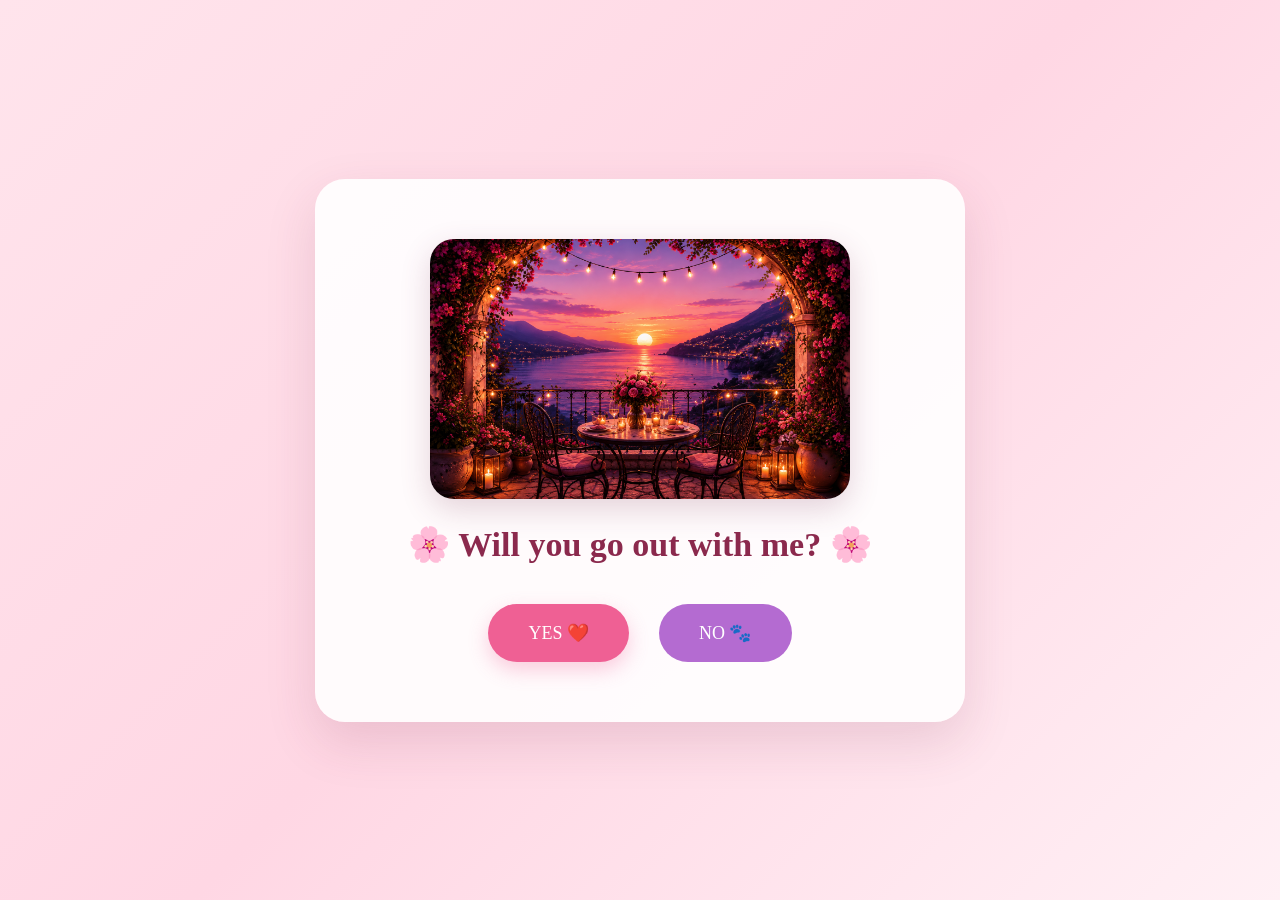
<file: index.html>
<!DOCTYPE html>
<html lang="en">

<head>

    <meta charset="UTF-8">

    <meta
        name="viewport"
        content="width=device-width, initial-scale=1.0"
    >

    <!-- ========================================
         BROWSER TITLE
    ======================================== -->

    <title>Scam</title>


    <!-- ========================================
         WHATSAPP / SOCIAL MEDIA PREVIEW
    ======================================== -->

    <meta
        property="og:title"
        content="Scam"
    >

    <meta
        property="og:type"
        content="website"
    >

    <meta
        property="og:site_name"
        content="Scam"
    >

    <meta
        property="og:description"
        content=""
    >


    <!-- ========================================
         TWITTER / OTHER SOCIAL PREVIEW
    ======================================== -->

    <meta
        name="twitter:card"
        content="summary"
    >

    <meta
        name="twitter:title"
        content="Scam"
    >


    <!-- ========================================
         CSS
    ======================================== -->

    <link
        rel="stylesheet"
        href="style.css"
    >

</head>


<body>


    <!-- ========================================
         MAIN CARD
    ======================================== -->

    <div class="card">


        <!-- ROMANTIC IMAGE -->

        <div class="romantic-image">

            <img
                src="romantic-place.png"
                alt="Romantic place"
            >

        </div>


        <!-- QUESTION -->

        <h1>
            🌸 Will you go out with me? 🌸
        </h1>


        <!-- ========================================
             YES / NO BUTTONS
        ======================================== -->

        <div class="buttons">


            <!-- YES -->

            <button id="yesButton">

                YES ❤️

            </button>


            <!-- NO -->

            <button id="noButton">

                NO 🐾

            </button>


        </div>


    </div>


    <!-- ========================================
         JAVASCRIPT
    ======================================== -->

    <script src="script.js"></script>


</body>

</html>
</file>
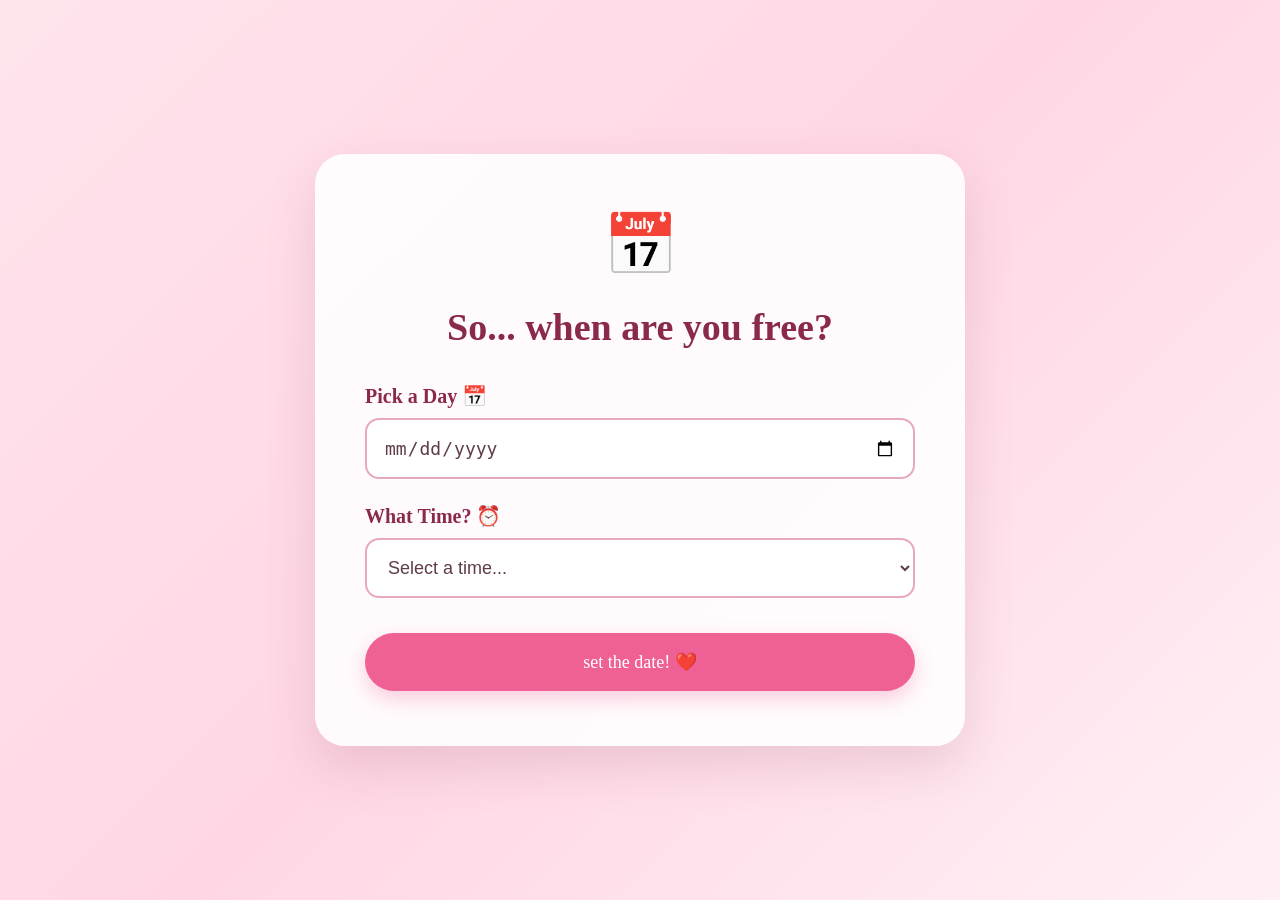
<file: date.html>
<!DOCTYPE html>
<html lang="en">

<head>
    <meta charset="UTF-8">

    <meta
        name="viewport"
        content="width=device-width, initial-scale=1.0"
    >

    <title>Pick Our Date ❤️</title>

    <link rel="stylesheet" href="style.css">
</head>

<body>

    <div class="card date-card">

        <div class="date-icon">
            📅
        </div>

        <h1>
            So... when are you free?
        </h1>

        <div class="form-group">

            <label for="dateInput">
                Pick a Day 📅
            </label>

            <input
                type="date"
                id="dateInput"
            >

        </div>

        <div class="form-group">

            <label for="timeInput">
                What Time? ⏰
            </label>

            <select id="timeInput">

                <option value="">
                    Select a time...
                </option>

                <option>12:00 PM</option>
                <option>12:30 PM</option>
                <option>1:00 PM</option>
                <option>1:30 PM</option>
                <option>2:00 PM</option>
                <option>2:30 PM</option>
                <option>3:00 PM</option>
                <option>3:30 PM</option>
                <option>4:00 PM</option>
                <option>4:30 PM</option>
                <option>5:00 PM</option>
                <option>5:30 PM</option>
                <option>6:00 PM</option>
                <option>6:30 PM</option>
                <option>7:00 PM</option>
                <option>7:30 PM</option>
                <option>8:00 PM</option>
                <option>8:30 PM</option>
                <option>9:00 PM</option>

            </select>

        </div>

        <button
            id="setDateButton"
            class="set-date-button"
        >
            set the date! ❤️
        </button>

    </div>

    <script src="date.js"></script>

</body>

</html>
</file>
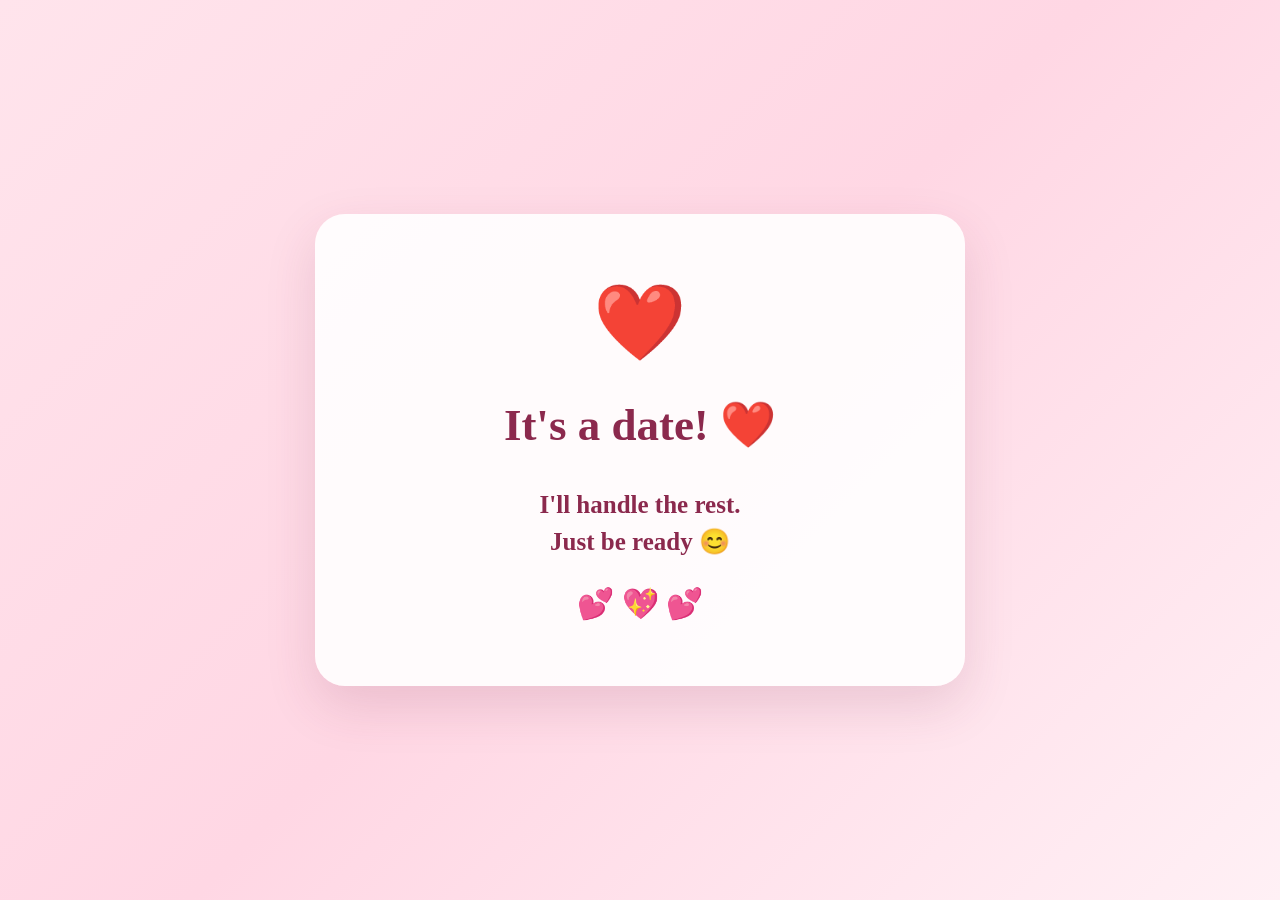
<file: final.html>
<!DOCTYPE html>
<html lang="en">

<head>
    <meta charset="UTF-8">
    <meta name="viewport" content="width=device-width, initial-scale=1.0">

    <title>It's a Date ❤️</title>

    <link rel="stylesheet" href="style.css">
</head>

<body>

    <div class="card final-card">

        <div class="final-heart">
            ❤️
        </div>

        <h1>
            It's a date! ❤️
        </h1>

        <p id="finalDate"></p>

        <p id="finalTime"></p>

        <p id="finalChoice"></p>

        <h2>
            I'll handle the rest.<br>
            Just be ready 😊
        </h2>

        <div class="final-hearts">
            💕 💖 💕
        </div>

    </div>

    <script src="final.js"></script>

</body>

</html>
</file>
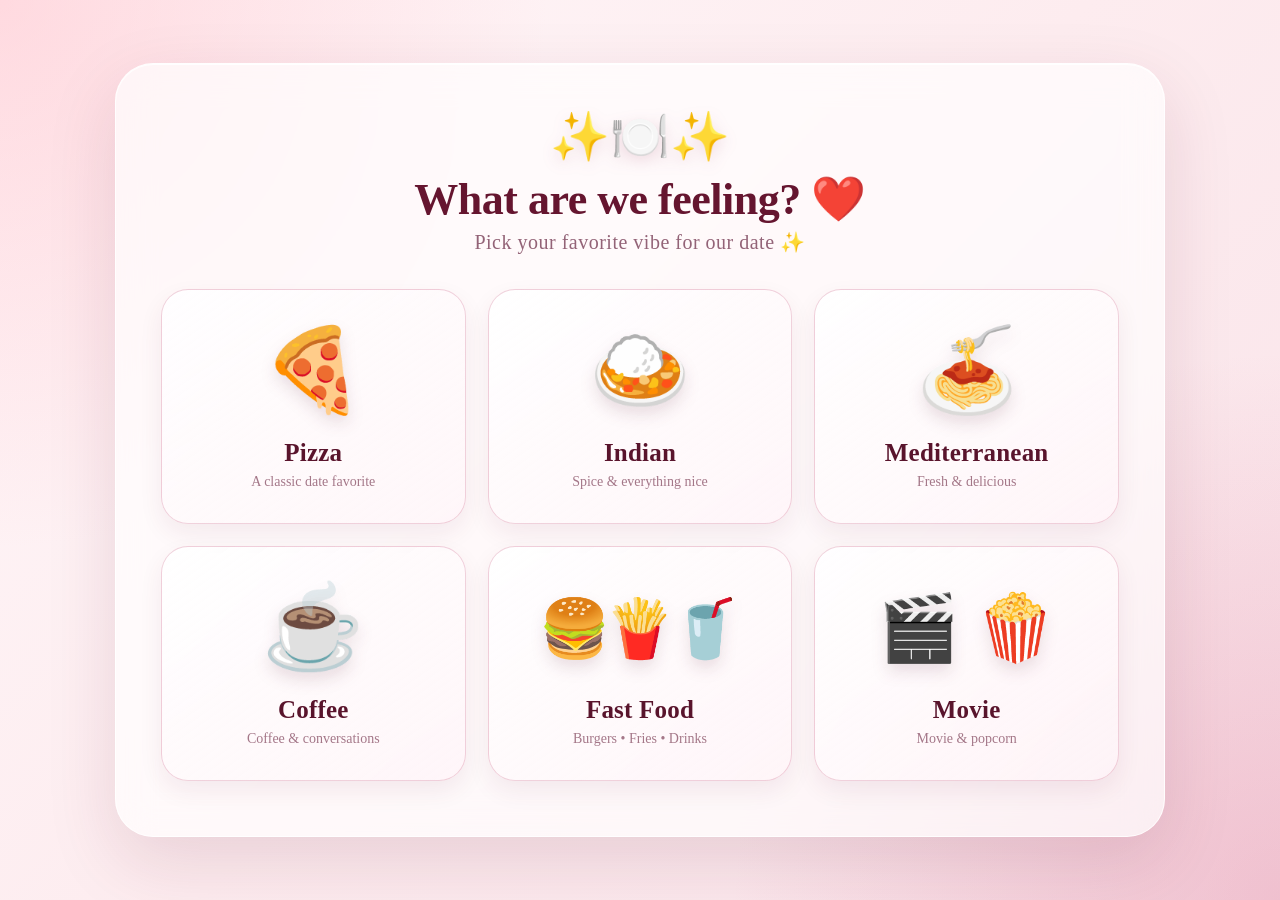
<file: food.html>
<!DOCTYPE html>
<html lang="en">

<head>
    <meta charset="UTF-8">

    <meta
        name="viewport"
        content="width=device-width, initial-scale=1.0"
    >

    <title>Pick Our Vibe ❤️</title>

    <link rel="stylesheet" href="style.css">

    <style>

        /* ========================================
           PREMIUM FOOD PAGE
        ======================================== */

        body {
            min-height: 100vh;

            display: flex;
            align-items: center;
            justify-content: center;

            padding: 40px 20px;

            background:
                radial-gradient(
                    circle at top left,
                    rgba(255, 182, 193, 0.45),
                    transparent 35%
                ),
                radial-gradient(
                    circle at bottom right,
                    rgba(218, 112, 147, 0.30),
                    transparent 35%
                ),
                linear-gradient(
                    135deg,
                    #fff7f9,
                    #fdecef,
                    #f9e3e9
                );

            box-sizing: border-box;
        }


        /* ========================================
           MAIN GLASS CARD
        ======================================== */

        .food-card {

            width: 92%;
            max-width: 1050px;

            padding: 45px 45px 55px;

            text-align: center;

            background:
                rgba(255, 255, 255, 0.68);

            backdrop-filter: blur(18px);
            -webkit-backdrop-filter: blur(18px);

            border:
                1px solid rgba(255, 255, 255, 0.85);

            border-radius: 38px;

            box-shadow:
                0 25px 70px rgba(100, 20, 55, 0.13),
                inset 0 1px 0 rgba(255, 255, 255, 0.9);
        }


        /* ========================================
           TOP ICON
        ======================================== */

        .food-top-icon {

            font-size: 48px;

            margin-bottom: 8px;

            filter:
                drop-shadow(
                    0 5px 8px rgba(150, 40, 80, 0.15)
                );
        }


        /* ========================================
           TITLE
        ======================================== */

        .food-card h1 {

            margin: 4px 0 5px;

            font-size: 44px;

            color: #65152f;

            letter-spacing: -0.5px;
        }


        .food-subtitle {

            margin:
                5px 0 35px;

            font-size: 20px;

            color: #936377;

            letter-spacing: 0.5px;
        }


        /* ========================================
           GRID
        ======================================== */

        .food-grid {

            display: grid;

            grid-template-columns:
                repeat(3, 1fr);

            gap: 22px;
        }


        /* ========================================
           OPTION CARD
        ======================================== */

        .food-option {

            position: relative;

            min-height: 235px;

            padding: 25px 15px;

            border-radius: 27px;

            border:
                1.5px solid
                rgba(201, 94, 130, 0.28);

            background:
                linear-gradient(
                    145deg,
                    rgba(255, 255, 255, 0.88),
                    rgba(255, 244, 248, 0.68)
                );

            display: flex;

            flex-direction: column;

            align-items: center;

            justify-content: center;

            cursor: pointer;

            font-family: inherit;

            overflow: hidden;

            box-shadow:
                0 10px 25px
                rgba(100, 20, 55, 0.07);

            transition:
                transform 0.25s ease,
                box-shadow 0.25s ease,
                border-color 0.25s ease,
                background 0.25s ease;
        }


        /* Premium shine */

        .food-option::before {

            content: "";

            position: absolute;

            width: 120px;
            height: 250%;

            top: -70%;

            left: -100%;

            transform: rotate(25deg);

            background:
                linear-gradient(
                    to right,
                    transparent,
                    rgba(255,255,255,0.65),
                    transparent
                );

            transition:
                left 0.6s ease;
        }


        .food-option:hover::before {

            left: 150%;
        }


        /* ========================================
           HOVER
        ======================================== */

        .food-option:hover {

            transform:
                translateY(-8px)
                scale(1.015);

            border-color:
                rgba(190, 67, 111, 0.55);

            background:
                linear-gradient(
                    145deg,
                    #ffffff,
                    #fff0f5
                );

            box-shadow:
                0 18px 38px
                rgba(145, 35, 75, 0.16);
        }


        /* ========================================
           FOOD EMOJI
        ======================================== */

        .food-picture {

            min-height: 95px;

            display: flex;

            align-items: center;

            justify-content: center;

            font-size: 82px;

            line-height: 1;

            margin-bottom: 20px;

            transition:
                transform 0.25s ease;

            filter:
                drop-shadow(
                    0 8px 8px
                    rgba(80, 20, 40, 0.12)
                );
        }


        .food-option:hover
        .food-picture {

            transform:
                scale(1.10);
        }


        /* ========================================
           MULTIPLE FAST FOOD EMOJIS
        ======================================== */

        .fast-food-picture {

            font-size: 57px;

            letter-spacing: -10px;

            padding-right: 10px;
        }


        /* ========================================
           MOVIE
        ======================================== */

        .movie-picture {

            font-size: 65px;
        }


        /* ========================================
           NAME
        ======================================== */

        .food-name {

            font-size: 25px;

            font-weight: 700;

            color: #59142c;

            letter-spacing: 0.2px;
        }


        /* ========================================
           SMALL DESCRIPTION
        ======================================== */

        .food-description {

            margin-top: 7px;

            font-size: 14px;

            color: #a47788;

            font-weight: 500;
        }


        /* ========================================
           CLICK EFFECT
        ======================================== */

        .food-option:active {

            transform:
                scale(0.97);
        }


        /* ========================================
           TABLET
        ======================================== */

        @media
        (max-width: 800px) {

            .food-card {

                padding:
                    35px 25px 40px;
            }

            .food-grid {

                grid-template-columns:
                    repeat(2, 1fr);
            }

            .food-card h1 {

                font-size: 36px;
            }
        }


        /* ========================================
           PHONE
        ======================================== */

        @media
        (max-width: 520px) {

            body {

                padding:
                    20px 12px;
            }

            .food-card {

                width: 100%;

                padding:
                    30px 15px 35px;

                border-radius: 28px;
            }

            .food-card h1 {

                font-size: 31px;
            }

            .food-subtitle {

                font-size: 17px;

                margin-bottom: 25px;
            }

            .food-grid {

                gap: 13px;
            }

            .food-option {

                min-height: 180px;

                padding:
                    18px 8px;

                border-radius: 22px;
            }

            .food-picture {

                font-size: 62px;

                min-height: 72px;

                margin-bottom: 14px;
            }

            .fast-food-picture {

                font-size: 40px;
            }

            .movie-picture {

                font-size: 48px;
            }

            .food-name {

                font-size: 20px;
            }

            .food-description {

                font-size: 12px;
            }
        }

    </style>

</head>


<body>


    <div class="card food-card">


        <div class="food-top-icon">
            ✨🍽️✨
        </div>


        <h1>
            What are we feeling? ❤️
        </h1>


        <p class="food-subtitle">
            Pick your favorite vibe for our date ✨
        </p>



        <div class="food-grid">


            <!-- PIZZA -->

            <button
                class="food-option"
                data-food="Pizza"
            >

                <div class="food-picture">
                    🍕
                </div>

                <div class="food-name">
                    Pizza
                </div>

                <div class="food-description">
                    A classic date favorite
                </div>

            </button>



            <!-- INDIAN -->

            <button
                class="food-option"
                data-food="Indian"
            >

                <div class="food-picture">
                    🍛
                </div>

                <div class="food-name">
                    Indian
                </div>

                <div class="food-description">
                    Spice & everything nice
                </div>

            </button>



            <!-- MEDITERRANEAN -->

            <button
                class="food-option"
                data-food="Mediterranean"
            >

                <div class="food-picture">
                    🍝
                </div>

                <div class="food-name">
                    Mediterranean
                </div>

                <div class="food-description">
                    Fresh & delicious
                </div>

            </button>



            <!-- COFFEE -->

            <button
                class="food-option"
                data-food="Coffee"
            >

                <div class="food-picture">
                    ☕
                </div>

                <div class="food-name">
                    Coffee
                </div>

                <div class="food-description">
                    Coffee & conversations
                </div>

            </button>



            <!-- FAST FOOD -->

            <button
                class="food-option"
                data-food="Fast Food"
            >

                <div
                    class="
                        food-picture
                        fast-food-picture
                    "
                >
                    🍔 🍟 🥤
                </div>

                <div class="food-name">
                    Fast Food
                </div>

                <div class="food-description">
                    Burgers • Fries • Drinks
                </div>

            </button>



            <!-- MOVIE -->

            <button
                class="food-option"
                data-food="Movie"
            >

                <div
                    class="
                        food-picture
                        movie-picture
                    "
                >
                    🎬 🍿
                </div>

                <div class="food-name">
                    Movie
                </div>

                <div class="food-description">
                    Movie & popcorn
                </div>

            </button>


        </div>


    </div>


    <script src="food.js"></script>


</body>

</html>
</file>
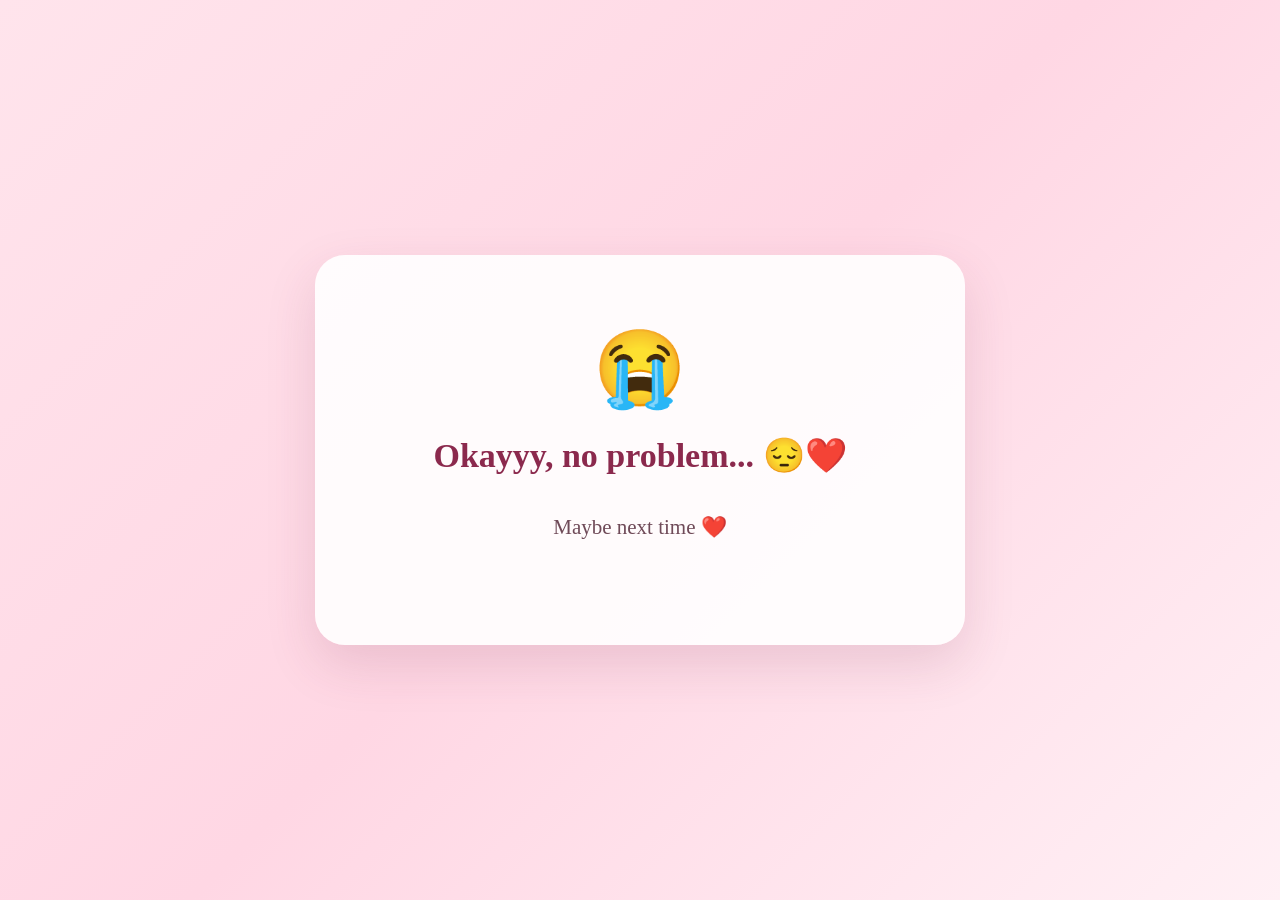
<file: no.html>
<!DOCTYPE html>
<html lang="en">

<head>
    <meta charset="UTF-8">
    <meta name="viewport" content="width=device-width, initial-scale=1.0">

    <title>Okay 😭</title>

    <link rel="stylesheet" href="style.css">
</head>

<body>

    <div class="card yes-card">

        <div class="celebrate">
            😭
        </div>

        <h1>
            Okayyy, no problem...  😔❤️
        </h1>

        <p class="yes-message">
            Maybe next time ❤️
        </p>

    </div>

</body>

</html>
</file>
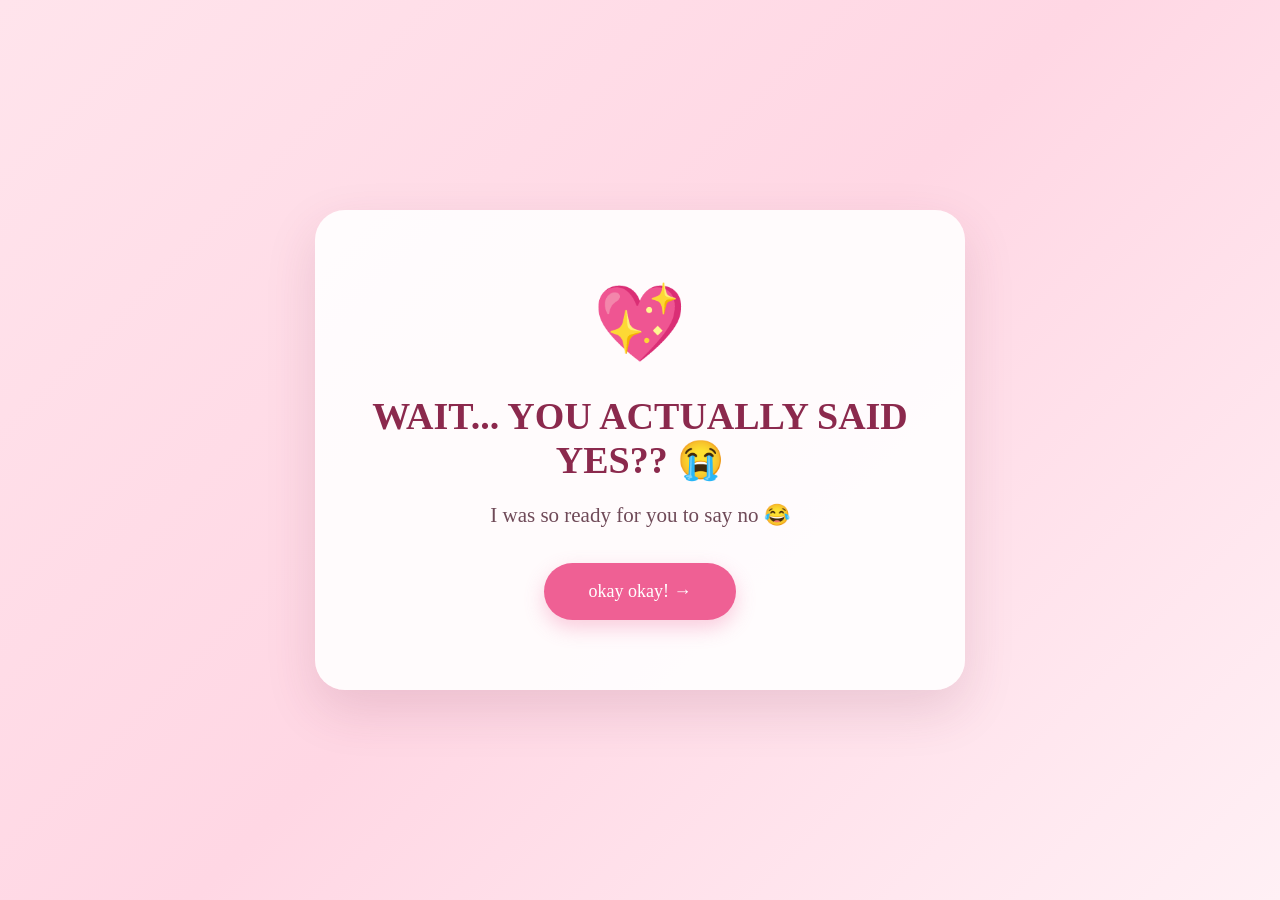
<file: yes.html>
<!DOCTYPE html>
<html lang="en">

<head>
    <meta charset="UTF-8">
    <meta name="viewport" content="width=device-width, initial-scale=1.0">

    <title>You Said Yes ❤️</title>

    <link rel="stylesheet" href="style.css">
</head>

<body>

    <div class="card yes-card">

        <div class="celebrate">
            💖
        </div>

        <h1 class="yes-title">
            WAIT... YOU ACTUALLY SAID YES?? 😭
        </h1>

        <p class="yes-message">
            I was so ready for you to say no 😂
        </p>

        <button
            class="continueButton"
            onclick="window.location.href='date.html'"
        >
            okay okay! →
        </button>

    </div>

</body>

</html>
</file>
<file: style.css>
* {
    box-sizing: border-box;
}

body {
    margin: 0;
    min-height: 100vh;

    display: flex;
    justify-content: center;
    align-items: center;

    background: linear-gradient(
        135deg,
        #ffe4ec,
        #ffd7e4,
        #fff0f5
    );

    font-family: Georgia, "Times New Roman", serif;
}

.card {
    width: 90%;
    max-width: 650px;

    background: rgba(255, 255, 255, 0.9);

    padding: 60px 40px;

    border-radius: 30px;

    text-align: center;

    box-shadow: 0 20px 50px
        rgba(120, 50, 80, 0.15);
}

h1 {
    color: #8b294d;

    font-size: 34px;

    margin-bottom: 40px;
}

.buttons {
    display: flex;

    justify-content: center;

    gap: 30px;
}

button {
    border: none;

    padding: 18px 40px;

    border-radius: 40px;

    font-family: Georgia, serif;

    font-size: 18px;

    cursor: pointer;
}

#yesButton {
    background: #ef6094;

    color: white;

    box-shadow: 0 8px 20px
        rgba(239, 96, 148, 0.30);
}

#noButton {
    background: #b46bd1;

    color: white;
}

button:hover {
    transform: scale(1.06);
}

.romantic-image {
    width: 420px;
    max-width: 90%;
    height: 260px;
    margin: 0 auto 25px;

    border-radius: 24px;
    overflow: hidden;

    box-shadow: 0 10px 30px rgba(120, 50, 80, 0.20);
}

.romantic-image img {
    width: 100%;
    height: 100%;
    object-fit: cover;
    display: block;
}

/* ---------- YES PAGE ---------- */

.yes-card {
    max-width: 650px;
    padding: 70px 50px;
}

.celebrate {
    font-size: 75px;
    margin-bottom: 20px;
}

.yes-title {
    font-size: 38px;
    margin-bottom: 15px;
}

.yes-message {
    color: #6f4a58;
    font-size: 21px;
    margin-bottom: 35px;
}

.continueButton {
    background: #ef6094;
    color: white;
    padding: 18px 45px;
    box-shadow: 0 8px 20px rgba(239, 96, 148, 0.30);
}

/* ---------- DATE PAGE ---------- */

.date-card {
    max-width: 650px;
    padding: 55px 50px;
}

.date-icon {
    font-size: 60px;
    margin-bottom: 15px;
}

.date-card h1 {
    font-size: 38px;
    margin-bottom: 35px;
}

.form-group {
    text-align: left;
    margin-bottom: 25px;
}

.form-group label {
    display: block;

    color: #8b294d;

    font-size: 20px;
    font-weight: bold;

    margin-bottom: 10px;
}

.form-group input,
.form-group select {
    width: 100%;

    padding: 17px;

    border: 2px solid #e6a9bf;

    border-radius: 14px;

    background: white;

    color: #5e3c49;

    font-size: 18px;
}

.set-date-button {
    width: 100%;

    background: #ef6094;

    color: white;

    padding: 18px;

    margin-top: 10px;

    box-shadow: 0 8px 20px
        rgba(239, 96, 148, 0.30);
}

/* ---------- FOOD PAGE ---------- */

.food-card {
    max-width: 700px;
    padding: 55px 50px;
}

.food-icon {
    font-size: 50px;
    margin-bottom: 10px;
}

.food-card h1 {
    font-size: 38px;
    margin-bottom: 8px;
}

.food-subtitle {
    font-size: 20px;
    color: #6f4a58;
    margin-bottom: 30px;
}

.food-grid {
    display: grid;
    grid-template-columns: repeat(2, 1fr);
    gap: 25px;
}

.food-option {
    background: #fff;
    border: 2px solid #f1c3d3;
    border-radius: 25px;
    padding: 0;
    overflow: hidden;
    cursor: pointer;

    transition: 0.3s ease;
}

.food-option img {
    width: 100%;
    height: 220px;
    object-fit: cover;
    display: block;
}

.food-option span {
    display: block;
    padding: 20px;

    font-size: 25px;
    font-family: inherit;
    font-weight: bold;

    color: #6f294d;
}

.food-option:hover {
    transform: translateY(-5px);
    border-color: #ef6094;

    box-shadow: 0 12px 30px rgba(239, 96, 148, 0.20);
}

@media (max-width: 600px) {

    .food-grid {
        grid-template-columns: 1fr;
    }

    .food-option img {
        height: 190px;
    }
}

/* ---------- FINAL PAGE ---------- */

.final-card {
    max-width: 650px;
    padding: 65px 50px;

    text-align: center;

    animation: finalPop 0.7s ease;
}

.final-heart {
    font-size: 75px;

    margin-bottom: 15px;
}

.final-card h1 {
    font-size: 45px;

    margin-bottom: 30px;
}

.final-card p {
    font-size: 22px;

    color: #6f4a58;

    margin: 15px 0;
}

.final-card h2 {
    color: #8b294d;

    font-size: 25px;

    line-height: 1.5;

    margin-top: 35px;
}

.final-hearts {
    font-size: 30px;

    margin-top: 25px;
}

@keyframes finalPop {

    0% {
        opacity: 0;
        transform: scale(0.85);
    }

    100% {
        opacity: 1;
        transform: scale(1);
    }
}
</file>
